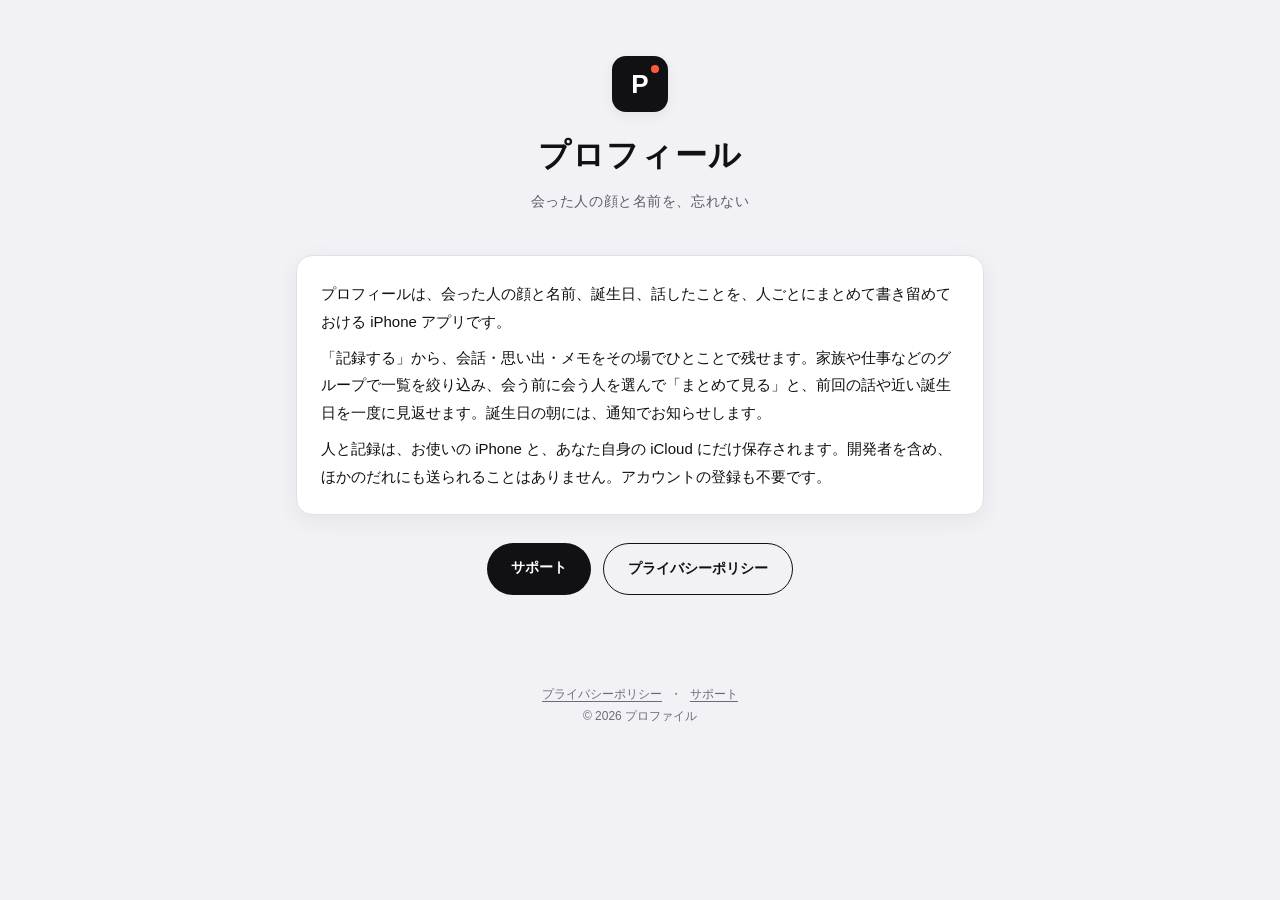
<file: index.html>
<!DOCTYPE html>
<html lang="ja">
<head>
<meta charset="UTF-8" />
<meta name="viewport" content="width=device-width, initial-scale=1.0" />
<title>プロフィール</title>
<meta name="description" content="会った人の顔と名前、誕生日、話したことを書き留めておける iOS アプリ「プロフィール」の公式ページ。" />
<link rel="stylesheet" href="style.css" />
</head>
<body>
<header class="site">
  <div class="mark" aria-hidden="true">P</div>
  <div class="logo">プロフィール</div>
  <div class="tagline">会った人の顔と名前を、忘れない</div>
</header>
<div class="wrap">
  <div class="card">
    <p>プロフィールは、会った人の顔と名前、誕生日、話したことを、人ごとにまとめて書き留めておける iPhone アプリです。</p>
    <p>「記録する」から、会話・思い出・メモをその場でひとことで残せます。家族や仕事などのグループで一覧を絞り込み、会う前に会う人を選んで「まとめて見る」と、前回の話や近い誕生日を一度に見返せます。誕生日の朝には、通知でお知らせします。</p>
    <p>人と記録は、お使いの iPhone と、あなた自身の iCloud にだけ保存されます。開発者を含め、ほかのだれにも送られることはありません。アカウントの登録も不要です。</p>
  </div>
  <div class="btnrow">
    <a class="btn" href="support.html">サポート</a>
    <a class="btn ghost" href="privacy.html">プライバシーポリシー</a>
  </div>
</div>
<footer class="site">
  <a href="privacy.html">プライバシーポリシー</a>・<a href="support.html">サポート</a>
  <div>© 2026 プロファイル</div>
</footer>
</body>
</html>
</file>
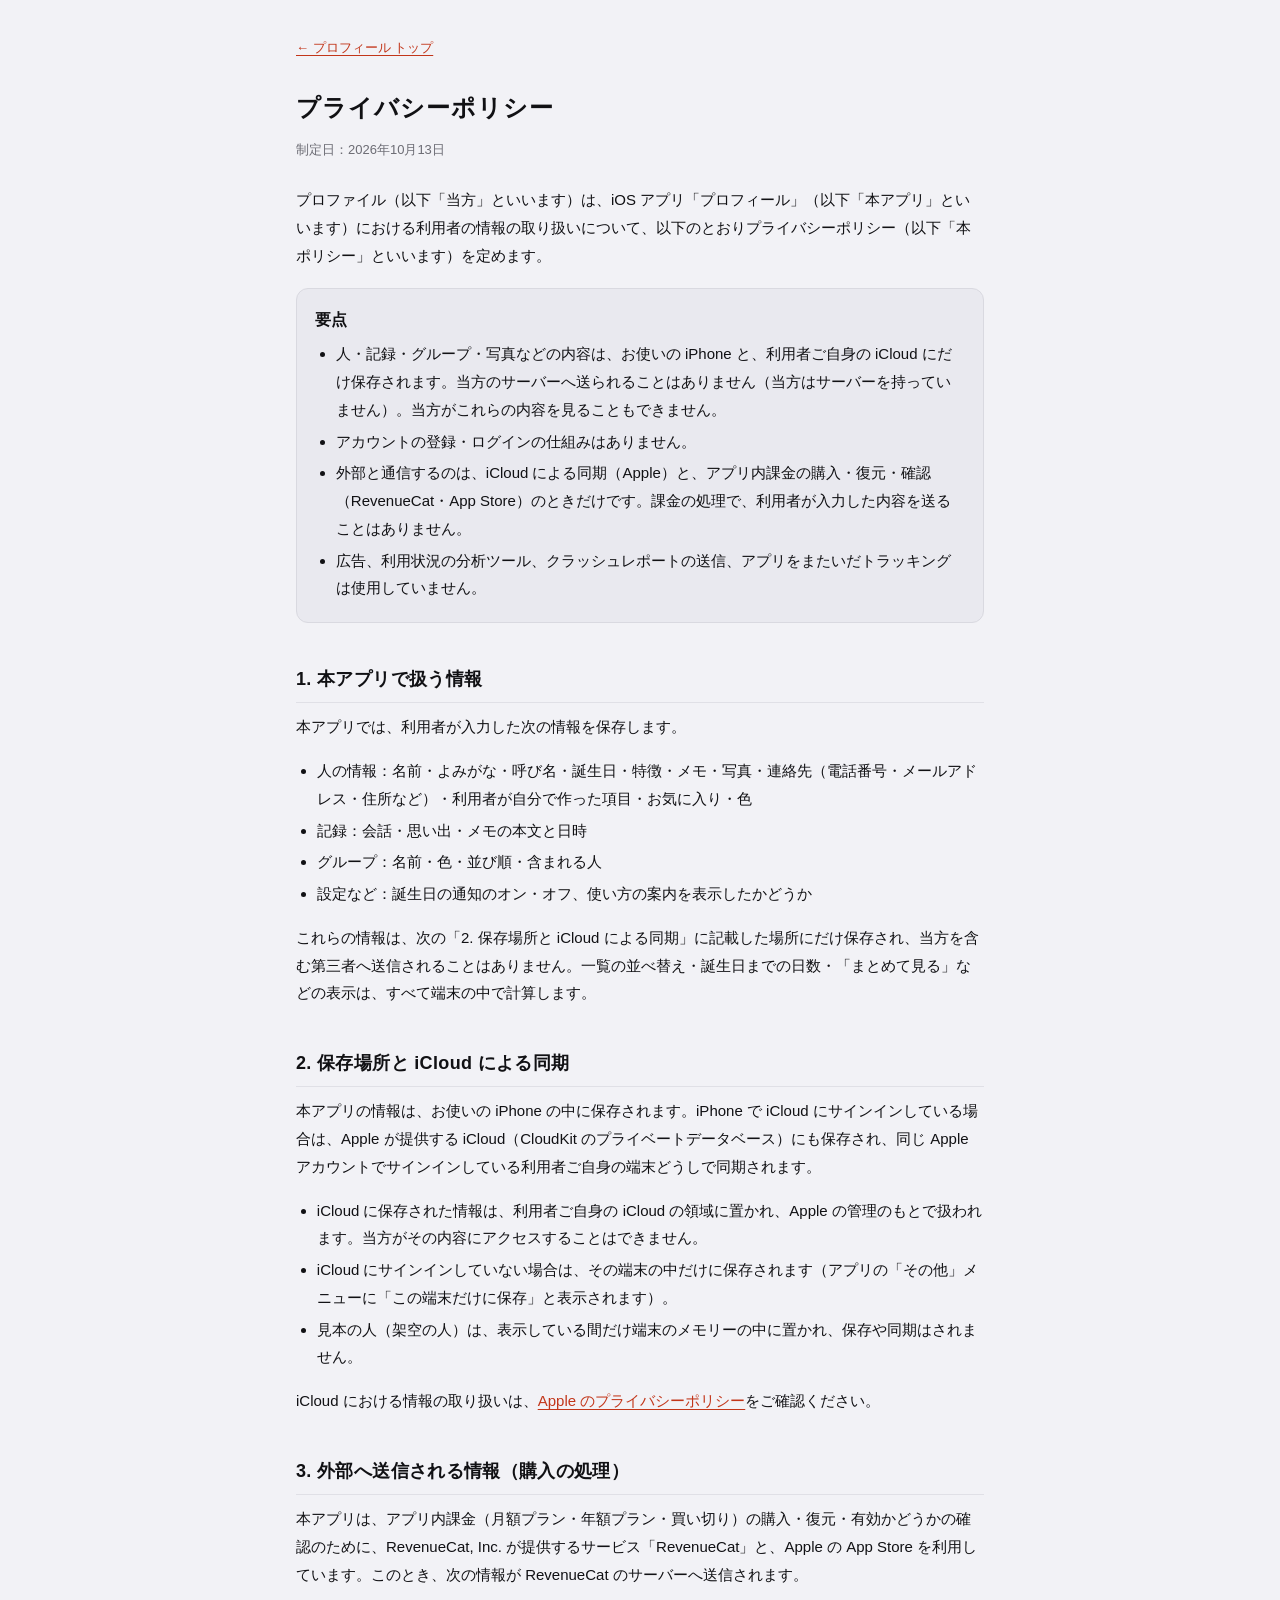
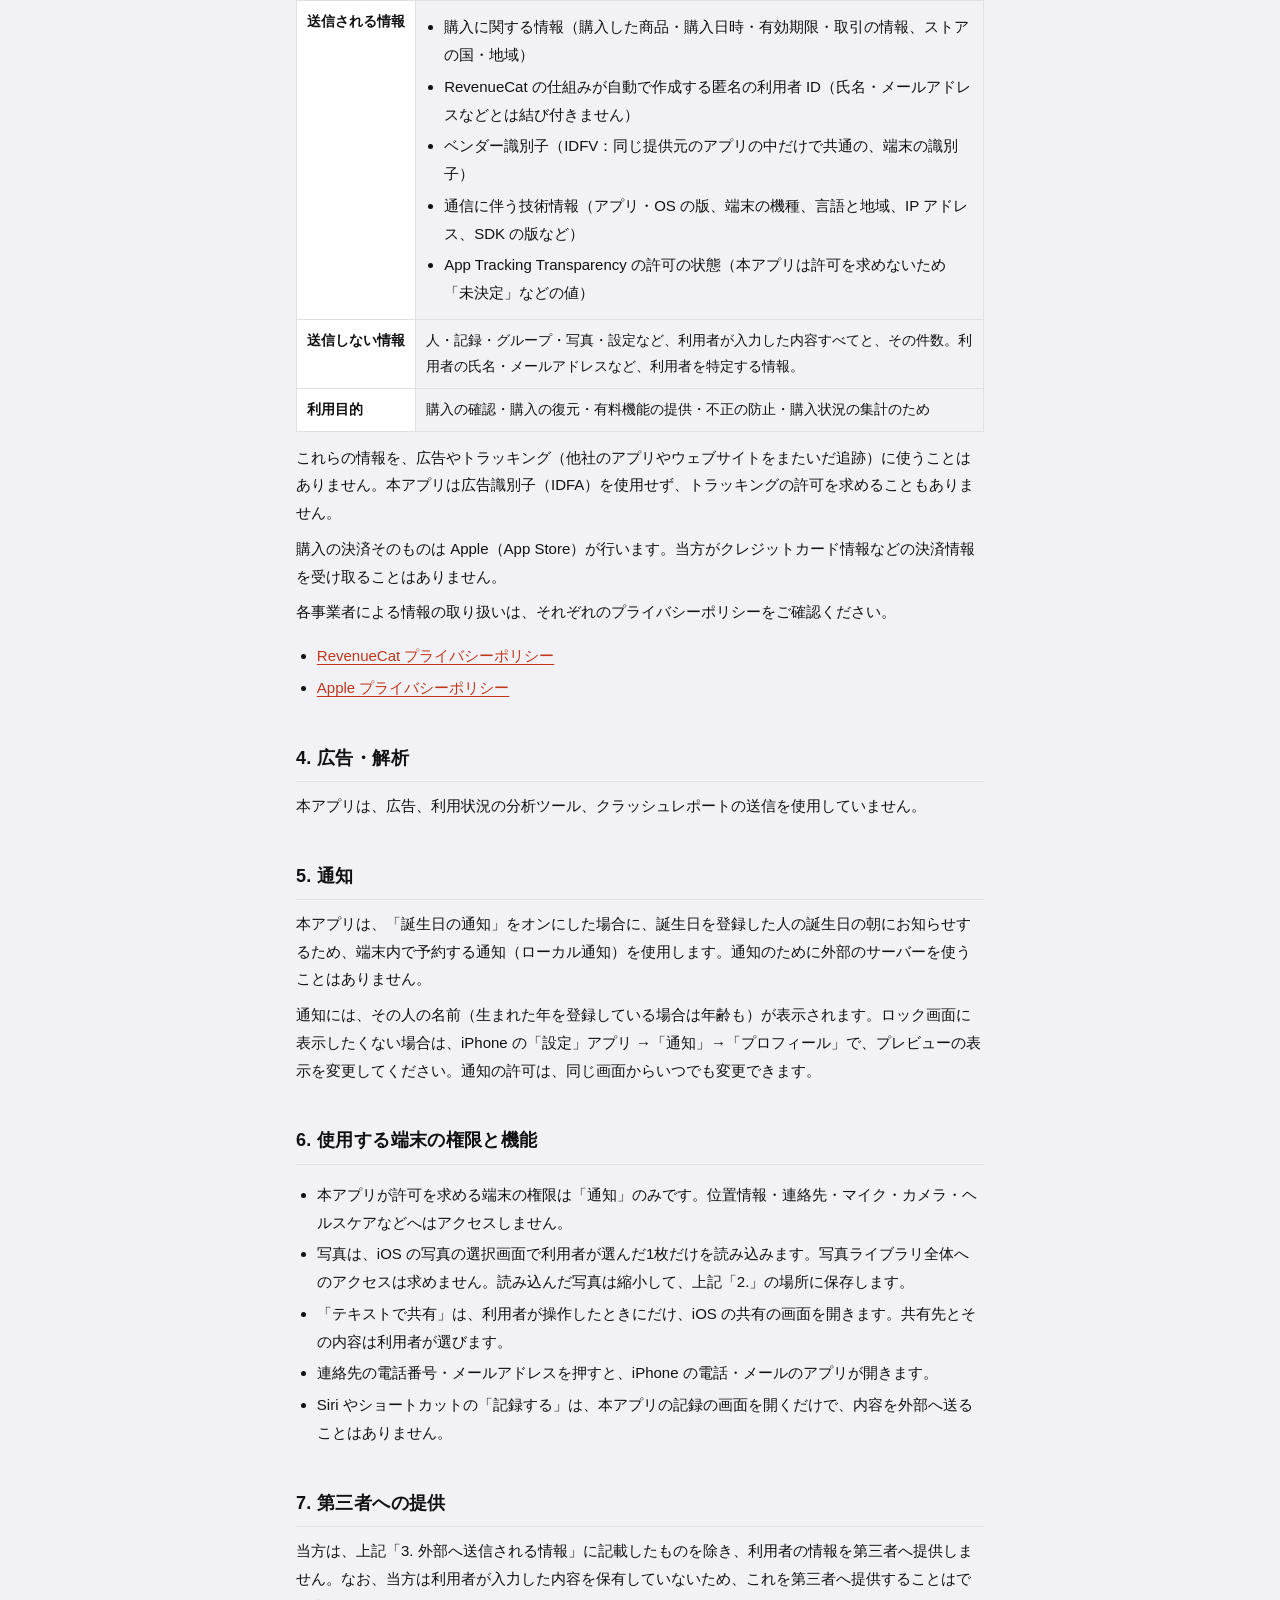
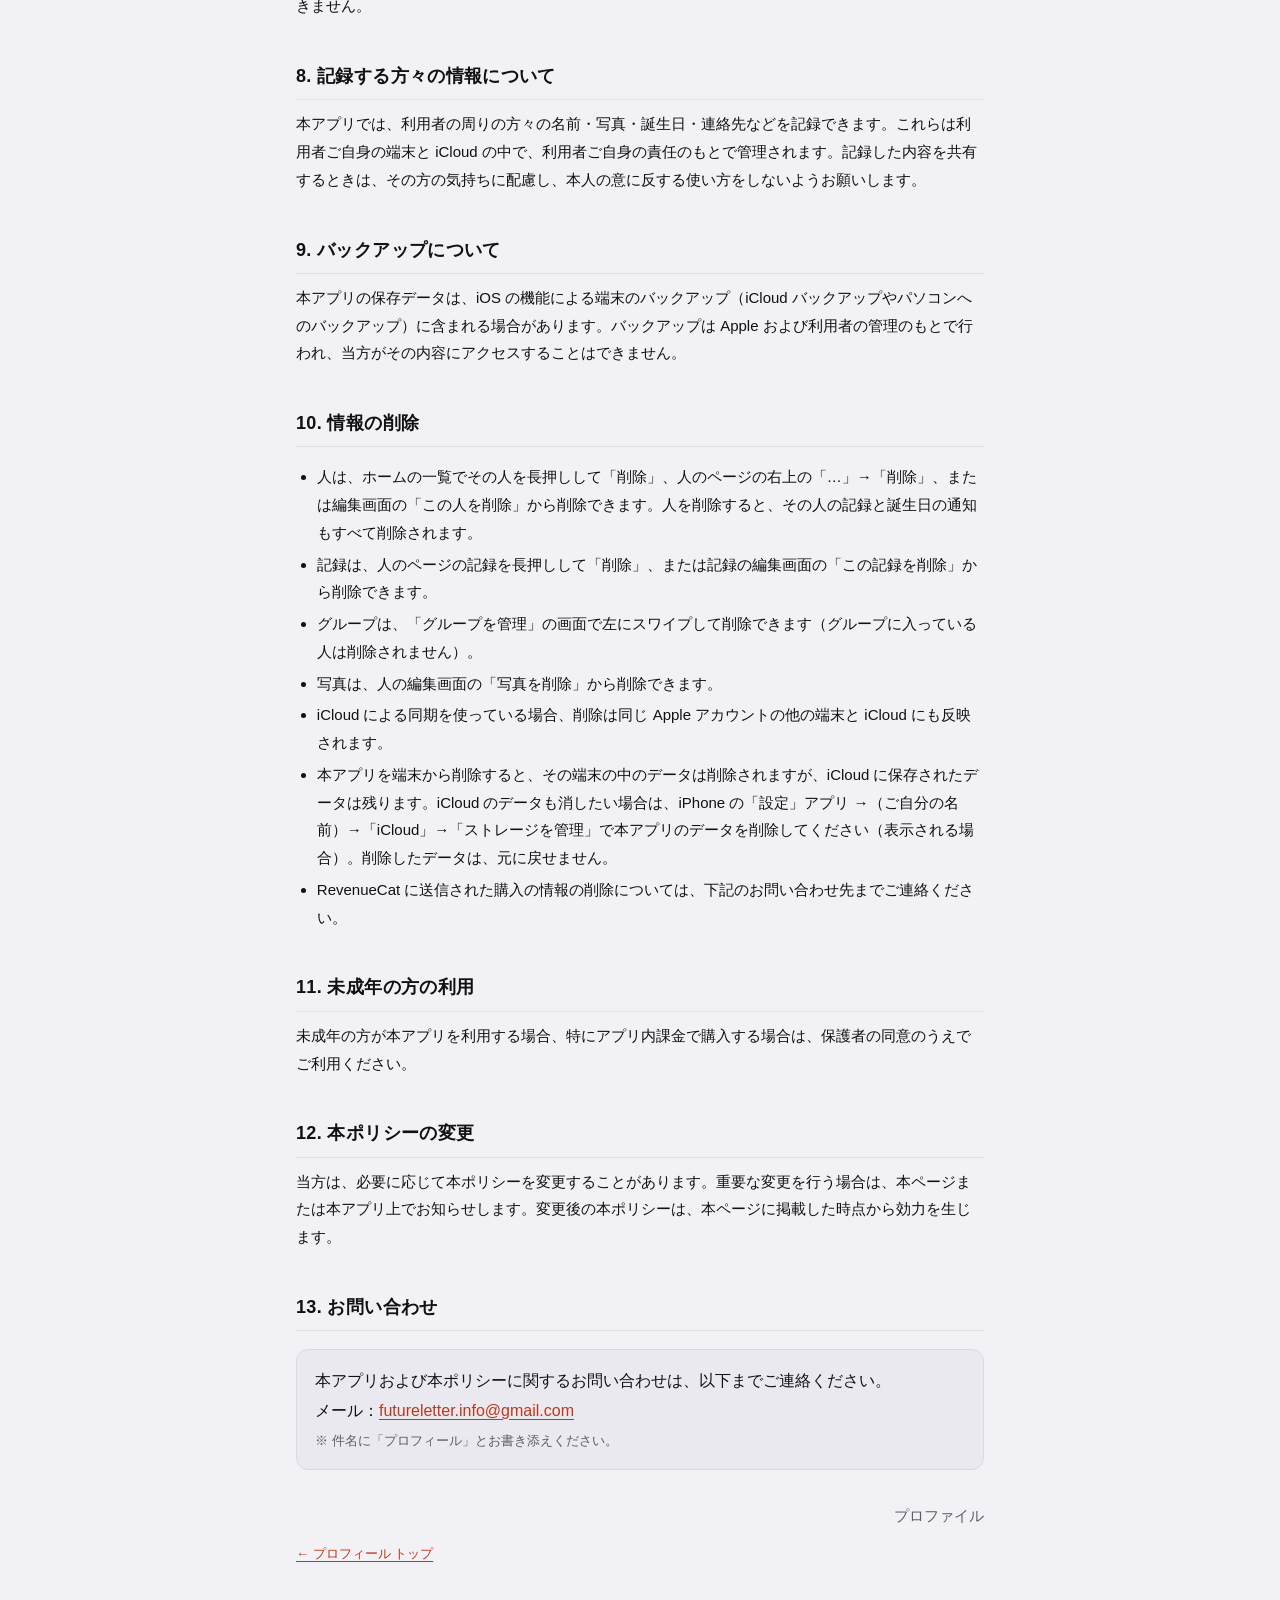
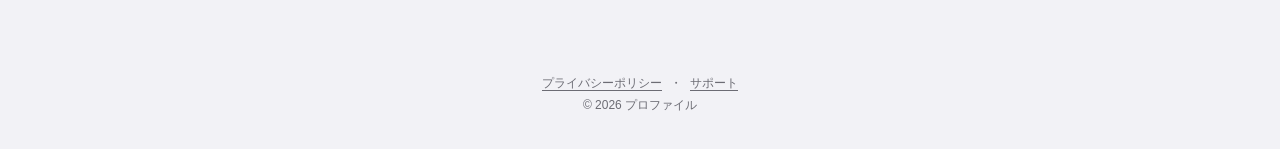
<file: privacy.html>
<!DOCTYPE html>
<html lang="ja">
<head>
<meta charset="UTF-8" />
<meta name="viewport" content="width=device-width, initial-scale=1.0" />
<title>プライバシーポリシー｜プロフィール</title>
<meta name="description" content="iOS アプリ「プロフィール」のプライバシーポリシー。" />
<link rel="stylesheet" href="style.css" />
</head>
<body>
<div class="wrap">
  <a class="back" href="index.html">← プロフィール トップ</a>
  <h1>プライバシーポリシー</h1>
  <p class="meta">制定日：2026年10月13日</p>

  <p>プロファイル（以下「当方」といいます）は、iOS アプリ「プロフィール」（以下「本アプリ」といいます）における利用者の情報の取り扱いについて、以下のとおりプライバシーポリシー（以下「本ポリシー」といいます）を定めます。</p>

  <div class="contact">
    <strong>要点</strong>
    <ul>
      <li>人・記録・グループ・写真などの内容は、お使いの iPhone と、利用者ご自身の iCloud にだけ保存されます。当方のサーバーへ送られることはありません（当方はサーバーを持っていません）。当方がこれらの内容を見ることもできません。</li>
      <li>アカウントの登録・ログインの仕組みはありません。</li>
      <li>外部と通信するのは、iCloud による同期（Apple）と、アプリ内課金の購入・復元・確認（RevenueCat・App Store）のときだけです。課金の処理で、利用者が入力した内容を送ることはありません。</li>
      <li>広告、利用状況の分析ツール、クラッシュレポートの送信、アプリをまたいだトラッキングは使用していません。</li>
    </ul>
  </div>

  <h2>1. 本アプリで扱う情報</h2>
  <p>本アプリでは、利用者が入力した次の情報を保存します。</p>
  <ul>
    <li>人の情報：名前・よみがな・呼び名・誕生日・特徴・メモ・写真・連絡先（電話番号・メールアドレス・住所など）・利用者が自分で作った項目・お気に入り・色</li>
    <li>記録：会話・思い出・メモの本文と日時</li>
    <li>グループ：名前・色・並び順・含まれる人</li>
    <li>設定など：誕生日の通知のオン・オフ、使い方の案内を表示したかどうか</li>
  </ul>
  <p>これらの情報は、次の「2. 保存場所と iCloud による同期」に記載した場所にだけ保存され、当方を含む第三者へ送信されることはありません。一覧の並べ替え・誕生日までの日数・「まとめて見る」などの表示は、すべて端末の中で計算します。</p>

  <h2>2. 保存場所と iCloud による同期</h2>
  <p>本アプリの情報は、お使いの iPhone の中に保存されます。iPhone で iCloud にサインインしている場合は、Apple が提供する iCloud（CloudKit のプライベートデータベース）にも保存され、同じ Apple アカウントでサインインしている利用者ご自身の端末どうしで同期されます。</p>
  <ul>
    <li>iCloud に保存された情報は、利用者ご自身の iCloud の領域に置かれ、Apple の管理のもとで扱われます。当方がその内容にアクセスすることはできません。</li>
    <li>iCloud にサインインしていない場合は、その端末の中だけに保存されます（アプリの「その他」メニューに「この端末だけに保存」と表示されます）。</li>
    <li>見本の人（架空の人）は、表示している間だけ端末のメモリーの中に置かれ、保存や同期はされません。</li>
  </ul>
  <p>iCloud における情報の取り扱いは、<a href="https://www.apple.com/jp/legal/privacy/" target="_blank" rel="noopener">Apple のプライバシーポリシー</a>をご確認ください。</p>

  <h2>3. 外部へ送信される情報（購入の処理）</h2>
  <p>本アプリは、アプリ内課金（月額プラン・年額プラン・買い切り）の購入・復元・有効かどうかの確認のために、RevenueCat, Inc. が提供するサービス「RevenueCat」と、Apple の App Store を利用しています。このとき、次の情報が RevenueCat のサーバーへ送信されます。</p>
  <table>
    <tr><th>送信される情報</th><td>
      <ul>
        <li>購入に関する情報（購入した商品・購入日時・有効期限・取引の情報、ストアの国・地域）</li>
        <li>RevenueCat の仕組みが自動で作成する匿名の利用者 ID（氏名・メールアドレスなどとは結び付きません）</li>
        <li>ベンダー識別子（IDFV：同じ提供元のアプリの中だけで共通の、端末の識別子）</li>
        <li>通信に伴う技術情報（アプリ・OS の版、端末の機種、言語と地域、IP アドレス、SDK の版など）</li>
        <li>App Tracking Transparency の許可の状態（本アプリは許可を求めないため「未決定」などの値）</li>
      </ul>
    </td></tr>
    <tr><th>送信しない情報</th><td>人・記録・グループ・写真・設定など、利用者が入力した内容すべてと、その件数。利用者の氏名・メールアドレスなど、利用者を特定する情報。</td></tr>
    <tr><th>利用目的</th><td>購入の確認・購入の復元・有料機能の提供・不正の防止・購入状況の集計のため</td></tr>
  </table>
  <p>これらの情報を、広告やトラッキング（他社のアプリやウェブサイトをまたいだ追跡）に使うことはありません。本アプリは広告識別子（IDFA）を使用せず、トラッキングの許可を求めることもありません。</p>
  <p>購入の決済そのものは Apple（App Store）が行います。当方がクレジットカード情報などの決済情報を受け取ることはありません。</p>
  <p>各事業者による情報の取り扱いは、それぞれのプライバシーポリシーをご確認ください。</p>
  <ul>
    <li><a href="https://www.revenuecat.com/privacy/" target="_blank" rel="noopener">RevenueCat プライバシーポリシー</a></li>
    <li><a href="https://www.apple.com/jp/legal/privacy/" target="_blank" rel="noopener">Apple プライバシーポリシー</a></li>
  </ul>

  <h2>4. 広告・解析</h2>
  <p>本アプリは、広告、利用状況の分析ツール、クラッシュレポートの送信を使用していません。</p>

  <h2>5. 通知</h2>
  <p>本アプリは、「誕生日の通知」をオンにした場合に、誕生日を登録した人の誕生日の朝にお知らせするため、端末内で予約する通知（ローカル通知）を使用します。通知のために外部のサーバーを使うことはありません。</p>
  <p>通知には、その人の名前（生まれた年を登録している場合は年齢も）が表示されます。ロック画面に表示したくない場合は、iPhone の「設定」アプリ →「通知」→「プロフィール」で、プレビューの表示を変更してください。通知の許可は、同じ画面からいつでも変更できます。</p>

  <h2>6. 使用する端末の権限と機能</h2>
  <ul>
    <li>本アプリが許可を求める端末の権限は「通知」のみです。位置情報・連絡先・マイク・カメラ・ヘルスケアなどへはアクセスしません。</li>
    <li>写真は、iOS の写真の選択画面で利用者が選んだ1枚だけを読み込みます。写真ライブラリ全体へのアクセスは求めません。読み込んだ写真は縮小して、上記「2.」の場所に保存します。</li>
    <li>「テキストで共有」は、利用者が操作したときにだけ、iOS の共有の画面を開きます。共有先とその内容は利用者が選びます。</li>
    <li>連絡先の電話番号・メールアドレスを押すと、iPhone の電話・メールのアプリが開きます。</li>
    <li>Siri やショートカットの「記録する」は、本アプリの記録の画面を開くだけで、内容を外部へ送ることはありません。</li>
  </ul>

  <h2>7. 第三者への提供</h2>
  <p>当方は、上記「3. 外部へ送信される情報」に記載したものを除き、利用者の情報を第三者へ提供しません。なお、当方は利用者が入力した内容を保有していないため、これを第三者へ提供することはできません。</p>

  <h2>8. 記録する方々の情報について</h2>
  <p>本アプリでは、利用者の周りの方々の名前・写真・誕生日・連絡先などを記録できます。これらは利用者ご自身の端末と iCloud の中で、利用者ご自身の責任のもとで管理されます。記録した内容を共有するときは、その方の気持ちに配慮し、本人の意に反する使い方をしないようお願いします。</p>

  <h2>9. バックアップについて</h2>
  <p>本アプリの保存データは、iOS の機能による端末のバックアップ（iCloud バックアップやパソコンへのバックアップ）に含まれる場合があります。バックアップは Apple および利用者の管理のもとで行われ、当方がその内容にアクセスすることはできません。</p>

  <h2>10. 情報の削除</h2>
  <ul>
    <li>人は、ホームの一覧でその人を長押しして「削除」、人のページの右上の「…」→「削除」、または編集画面の「この人を削除」から削除できます。人を削除すると、その人の記録と誕生日の通知もすべて削除されます。</li>
    <li>記録は、人のページの記録を長押しして「削除」、または記録の編集画面の「この記録を削除」から削除できます。</li>
    <li>グループは、「グループを管理」の画面で左にスワイプして削除できます（グループに入っている人は削除されません）。</li>
    <li>写真は、人の編集画面の「写真を削除」から削除できます。</li>
    <li>iCloud による同期を使っている場合、削除は同じ Apple アカウントの他の端末と iCloud にも反映されます。</li>
    <li>本アプリを端末から削除すると、その端末の中のデータは削除されますが、iCloud に保存されたデータは残ります。iCloud のデータも消したい場合は、iPhone の「設定」アプリ →（ご自分の名前）→「iCloud」→「ストレージを管理」で本アプリのデータを削除してください（表示される場合）。削除したデータは、元に戻せません。</li>
    <li>RevenueCat に送信された購入の情報の削除については、下記のお問い合わせ先までご連絡ください。</li>
  </ul>

  <h2>11. 未成年の方の利用</h2>
  <p>未成年の方が本アプリを利用する場合、特にアプリ内課金で購入する場合は、保護者の同意のうえでご利用ください。</p>

  <h2>12. 本ポリシーの変更</h2>
  <p>当方は、必要に応じて本ポリシーを変更することがあります。重要な変更を行う場合は、本ページまたは本アプリ上でお知らせします。変更後の本ポリシーは、本ページに掲載した時点から効力を生じます。</p>

  <h2>13. お問い合わせ</h2>
  <div class="contact">
    本アプリおよび本ポリシーに関するお問い合わせは、以下までご連絡ください。<br />
    メール：<a href="mailto:futureletter.info@gmail.com?subject=%E3%83%97%E3%83%AD%E3%83%95%E3%82%A3%E3%83%BC%E3%83%AB%20%E3%81%AB%E3%81%A4%E3%81%84%E3%81%A6">futureletter.info@gmail.com</a>
    <span class="note">※ 件名に「プロフィール」とお書き添えください。</span>
  </div>

  <p class="signature">プロファイル</p>
  <a class="back" href="index.html">← プロフィール トップ</a>
</div>
<footer class="site">
  <a href="privacy.html">プライバシーポリシー</a>・<a href="support.html">サポート</a>
  <div>© 2026 プロファイル</div>
</footer>
</body>
</html>
</file>
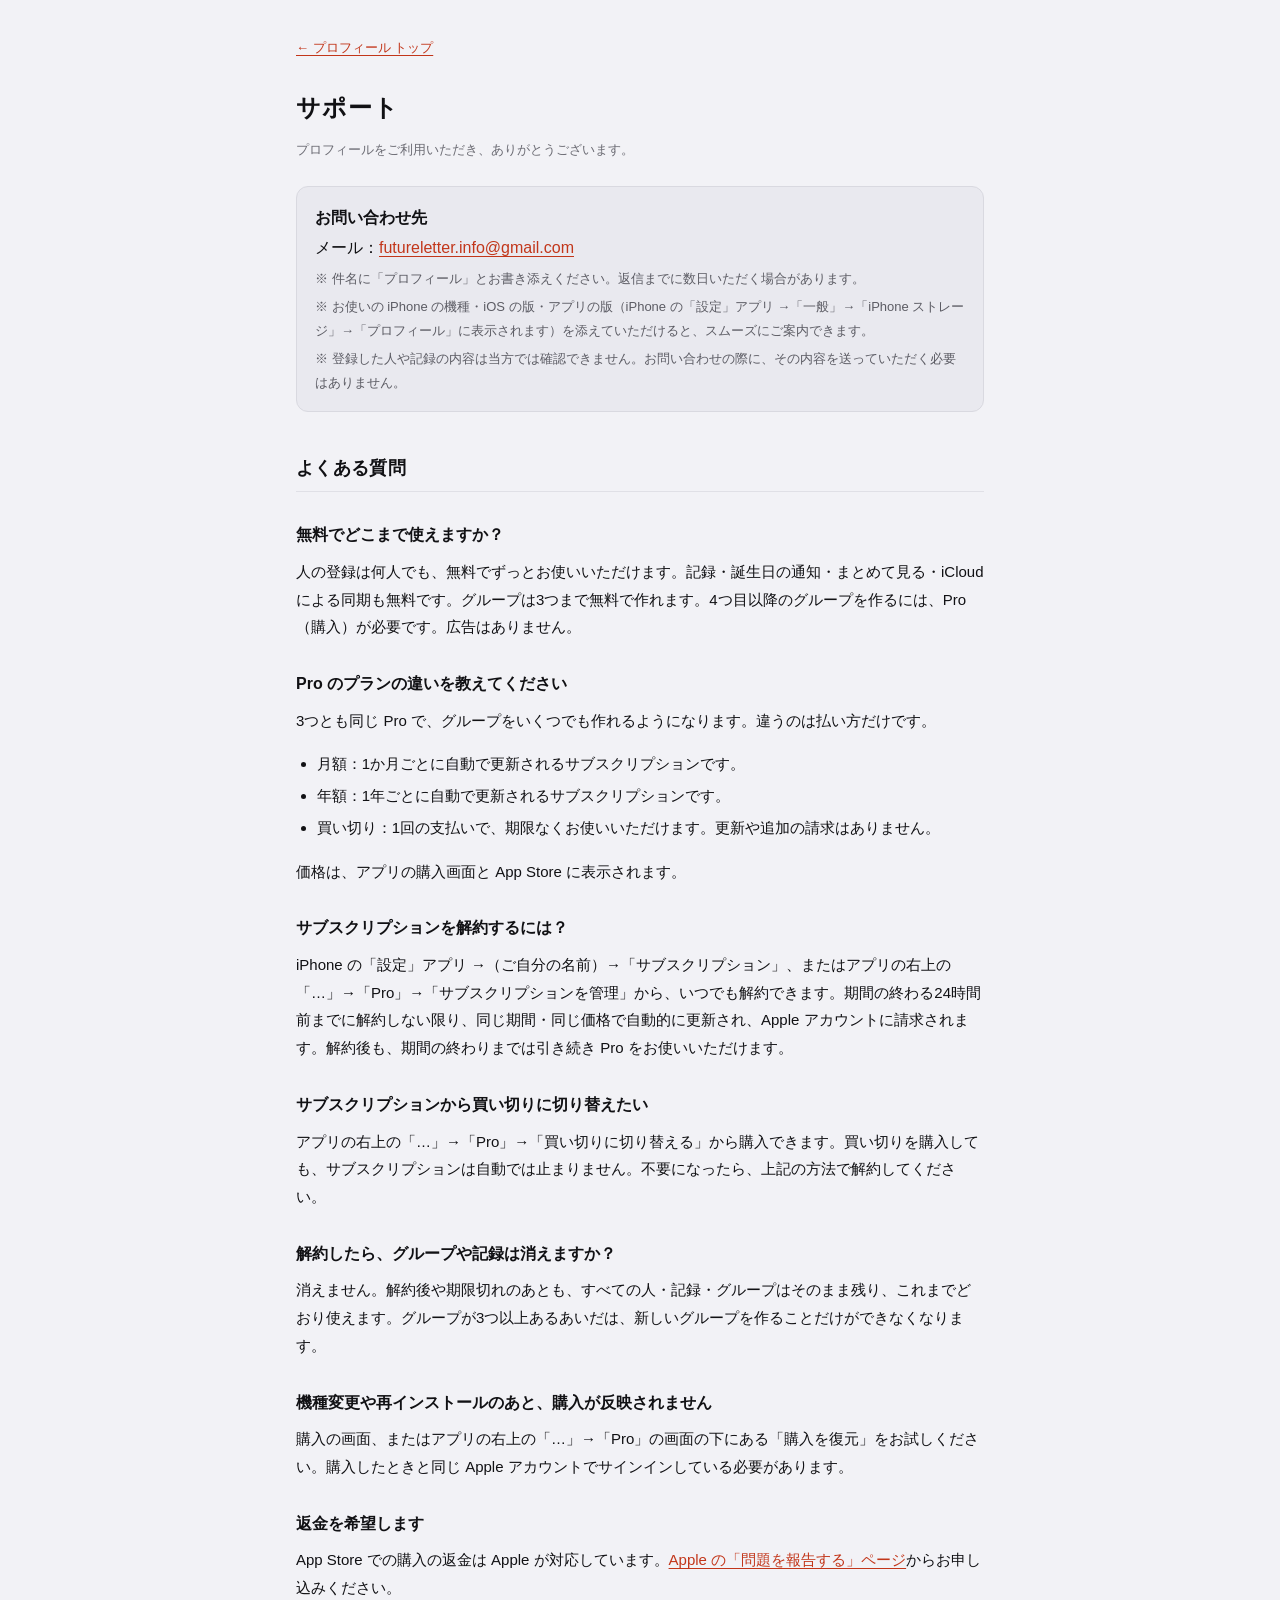
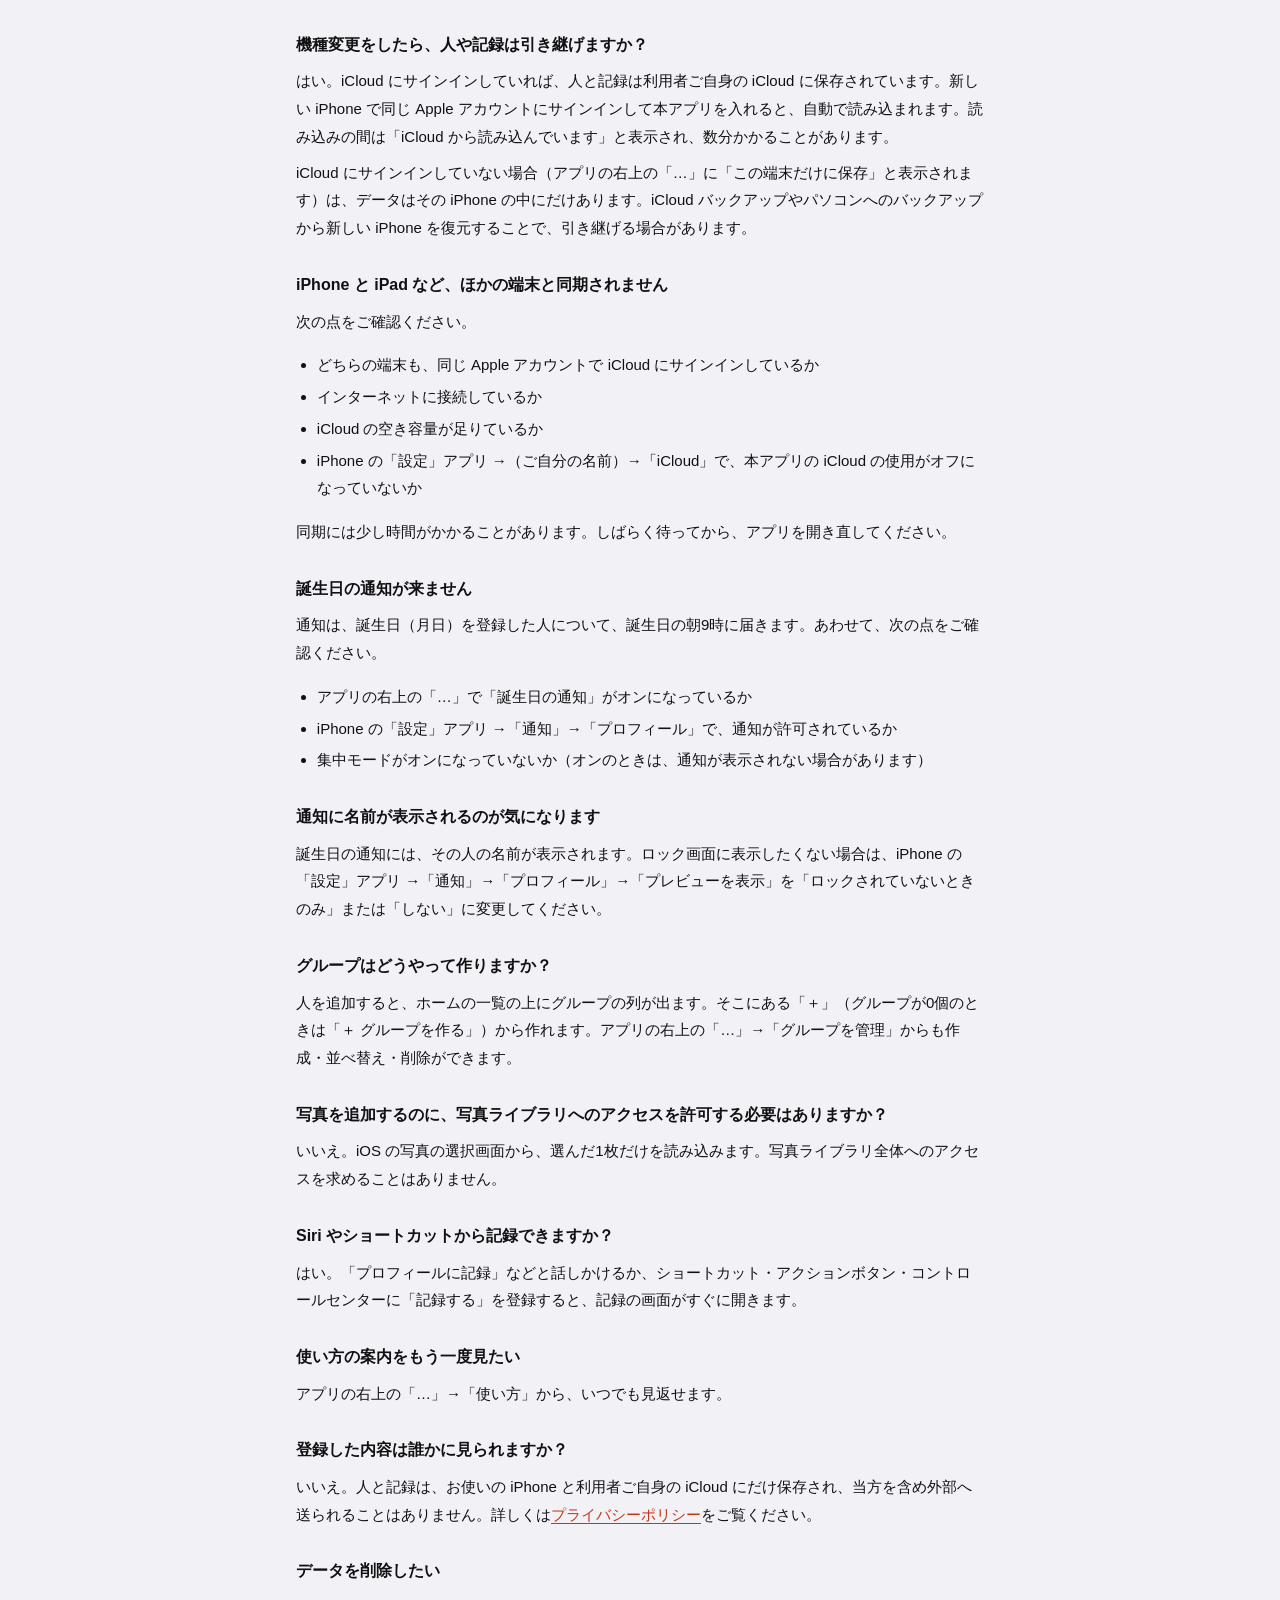
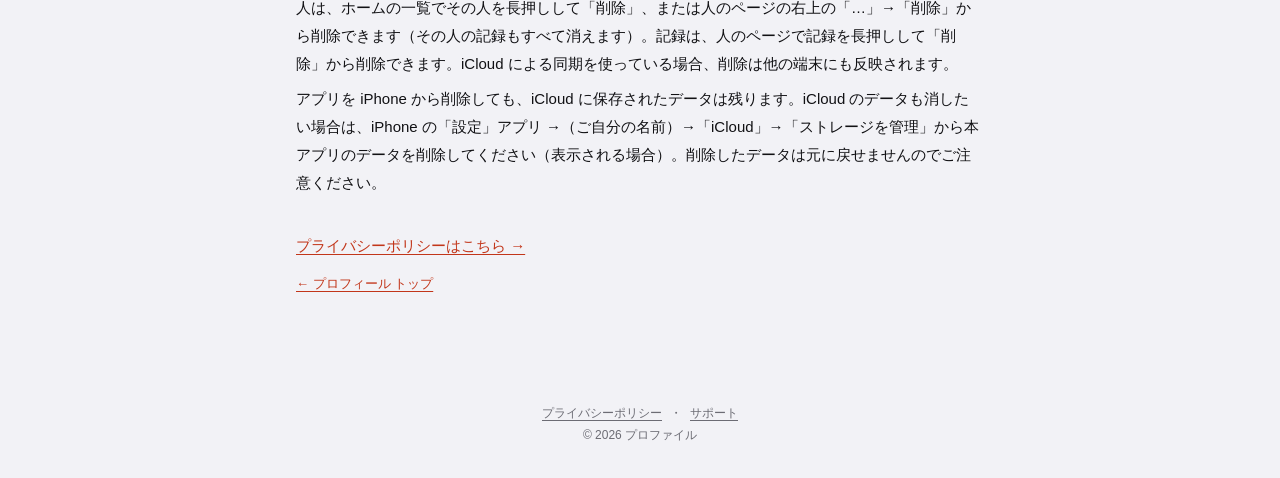
<file: support.html>
<!DOCTYPE html>
<html lang="ja">
<head>
<meta charset="UTF-8" />
<meta name="viewport" content="width=device-width, initial-scale=1.0" />
<title>サポート｜プロフィール</title>
<meta name="description" content="iOS アプリ「プロフィール」のサポート・お問い合わせページ。" />
<link rel="stylesheet" href="style.css" />
</head>
<body>
<div class="wrap">
  <a class="back" href="index.html">← プロフィール トップ</a>
  <h1>サポート</h1>
  <p class="meta">プロフィールをご利用いただき、ありがとうございます。</p>

  <div class="contact">
    <strong>お問い合わせ先</strong><br />
    メール：<a href="mailto:futureletter.info@gmail.com?subject=%E3%83%97%E3%83%AD%E3%83%95%E3%82%A3%E3%83%BC%E3%83%AB%20%E3%81%AB%E3%81%A4%E3%81%84%E3%81%A6">futureletter.info@gmail.com</a>
    <span class="note">※ 件名に「プロフィール」とお書き添えください。返信までに数日いただく場合があります。</span>
    <span class="note">※ お使いの iPhone の機種・iOS の版・アプリの版（iPhone の「設定」アプリ →「一般」→「iPhone ストレージ」→「プロフィール」に表示されます）を添えていただけると、スムーズにご案内できます。</span>
    <span class="note">※ 登録した人や記録の内容は当方では確認できません。お問い合わせの際に、その内容を送っていただく必要はありません。</span>
  </div>

  <h2>よくある質問</h2>

  <h3>無料でどこまで使えますか？</h3>
  <p>人の登録は何人でも、無料でずっとお使いいただけます。記録・誕生日の通知・まとめて見る・iCloud による同期も無料です。グループは3つまで無料で作れます。4つ目以降のグループを作るには、Pro（購入）が必要です。広告はありません。</p>

  <h3>Pro のプランの違いを教えてください</h3>
  <p>3つとも同じ Pro で、グループをいくつでも作れるようになります。違うのは払い方だけです。</p>
  <ul>
    <li>月額：1か月ごとに自動で更新されるサブスクリプションです。</li>
    <li>年額：1年ごとに自動で更新されるサブスクリプションです。</li>
    <li>買い切り：1回の支払いで、期限なくお使いいただけます。更新や追加の請求はありません。</li>
  </ul>
  <p>価格は、アプリの購入画面と App Store に表示されます。</p>

  <h3>サブスクリプションを解約するには？</h3>
  <p>iPhone の「設定」アプリ →（ご自分の名前）→「サブスクリプション」、またはアプリの右上の「…」→「Pro」→「サブスクリプションを管理」から、いつでも解約できます。期間の終わる24時間前までに解約しない限り、同じ期間・同じ価格で自動的に更新され、Apple アカウントに請求されます。解約後も、期間の終わりまでは引き続き Pro をお使いいただけます。</p>

  <h3>サブスクリプションから買い切りに切り替えたい</h3>
  <p>アプリの右上の「…」→「Pro」→「買い切りに切り替える」から購入できます。買い切りを購入しても、サブスクリプションは自動では止まりません。不要になったら、上記の方法で解約してください。</p>

  <h3>解約したら、グループや記録は消えますか？</h3>
  <p>消えません。解約後や期限切れのあとも、すべての人・記録・グループはそのまま残り、これまでどおり使えます。グループが3つ以上あるあいだは、新しいグループを作ることだけができなくなります。</p>

  <h3>機種変更や再インストールのあと、購入が反映されません</h3>
  <p>購入の画面、またはアプリの右上の「…」→「Pro」の画面の下にある「購入を復元」をお試しください。購入したときと同じ Apple アカウントでサインインしている必要があります。</p>

  <h3>返金を希望します</h3>
  <p>App Store での購入の返金は Apple が対応しています。<a href="https://reportaproblem.apple.com/" target="_blank" rel="noopener">Apple の「問題を報告する」ページ</a>からお申し込みください。</p>

  <h3>機種変更をしたら、人や記録は引き継げますか？</h3>
  <p>はい。iCloud にサインインしていれば、人と記録は利用者ご自身の iCloud に保存されています。新しい iPhone で同じ Apple アカウントにサインインして本アプリを入れると、自動で読み込まれます。読み込みの間は「iCloud から読み込んでいます」と表示され、数分かかることがあります。</p>
  <p>iCloud にサインインしていない場合（アプリの右上の「…」に「この端末だけに保存」と表示されます）は、データはその iPhone の中にだけあります。iCloud バックアップやパソコンへのバックアップから新しい iPhone を復元することで、引き継げる場合があります。</p>

  <h3>iPhone と iPad など、ほかの端末と同期されません</h3>
  <p>次の点をご確認ください。</p>
  <ul>
    <li>どちらの端末も、同じ Apple アカウントで iCloud にサインインしているか</li>
    <li>インターネットに接続しているか</li>
    <li>iCloud の空き容量が足りているか</li>
    <li>iPhone の「設定」アプリ →（ご自分の名前）→「iCloud」で、本アプリの iCloud の使用がオフになっていないか</li>
  </ul>
  <p>同期には少し時間がかかることがあります。しばらく待ってから、アプリを開き直してください。</p>

  <h3>誕生日の通知が来ません</h3>
  <p>通知は、誕生日（月日）を登録した人について、誕生日の朝9時に届きます。あわせて、次の点をご確認ください。</p>
  <ul>
    <li>アプリの右上の「…」で「誕生日の通知」がオンになっているか</li>
    <li>iPhone の「設定」アプリ →「通知」→「プロフィール」で、通知が許可されているか</li>
    <li>集中モードがオンになっていないか（オンのときは、通知が表示されない場合があります）</li>
  </ul>

  <h3>通知に名前が表示されるのが気になります</h3>
  <p>誕生日の通知には、その人の名前が表示されます。ロック画面に表示したくない場合は、iPhone の「設定」アプリ →「通知」→「プロフィール」→「プレビューを表示」を「ロックされていないときのみ」または「しない」に変更してください。</p>

  <h3>グループはどうやって作りますか？</h3>
  <p>人を追加すると、ホームの一覧の上にグループの列が出ます。そこにある「＋」（グループが0個のときは「＋ グループを作る」）から作れます。アプリの右上の「…」→「グループを管理」からも作成・並べ替え・削除ができます。</p>

  <h3>写真を追加するのに、写真ライブラリへのアクセスを許可する必要はありますか？</h3>
  <p>いいえ。iOS の写真の選択画面から、選んだ1枚だけを読み込みます。写真ライブラリ全体へのアクセスを求めることはありません。</p>

  <h3>Siri やショートカットから記録できますか？</h3>
  <p>はい。「プロフィールに記録」などと話しかけるか、ショートカット・アクションボタン・コントロールセンターに「記録する」を登録すると、記録の画面がすぐに開きます。</p>

  <h3>使い方の案内をもう一度見たい</h3>
  <p>アプリの右上の「…」→「使い方」から、いつでも見返せます。</p>

  <h3>登録した内容は誰かに見られますか？</h3>
  <p>いいえ。人と記録は、お使いの iPhone と利用者ご自身の iCloud にだけ保存され、当方を含め外部へ送られることはありません。詳しくは<a href="privacy.html">プライバシーポリシー</a>をご覧ください。</p>

  <h3>データを削除したい</h3>
  <p>人は、ホームの一覧でその人を長押しして「削除」、または人のページの右上の「…」→「削除」から削除できます（その人の記録もすべて消えます）。記録は、人のページで記録を長押しして「削除」から削除できます。iCloud による同期を使っている場合、削除は他の端末にも反映されます。</p>
  <p>アプリを iPhone から削除しても、iCloud に保存されたデータは残ります。iCloud のデータも消したい場合は、iPhone の「設定」アプリ →（ご自分の名前）→「iCloud」→「ストレージを管理」から本アプリのデータを削除してください（表示される場合）。削除したデータは元に戻せませんのでご注意ください。</p>

  <p style="margin-top:36px;"><a href="privacy.html">プライバシーポリシーはこちら →</a></p>
  <a class="back" href="index.html">← プロフィール トップ</a>
</div>
<footer class="site">
  <a href="privacy.html">プライバシーポリシー</a>・<a href="support.html">サポート</a>
  <div>© 2026 プロファイル</div>
</footer>
</body>
</html>
</file>
<file: style.css>
:root {
  color-scheme: light dark;
  --bg: #f2f2f6;
  --surface: #ffffff;
  --text: #111114;
  --text-soft: #5c5c64;
  --text-faint: #6c6c74;
  --accent: #c2361a;
  --accent-soft: #9e2a12;
  --ember: #ff5a3c;
  --ink: #111114;
  --on-ink: #ffffff;
  --border: #e0e0e6;
  --note-bg: #e9e9ef;
  --note-border: #d9d9e0;
  --shadow: rgba(17, 17, 20, 0.06);
}
@media (prefers-color-scheme: dark) {
  :root {
    --bg: #000000;
    --surface: #1c1c1f;
    --text: #f5f5f7;
    --text-soft: #a0a0a8;
    --text-faint: #8e8e96;
    --accent: #ff8a70;
    --accent-soft: #ffb09e;
    --ember: #ff6e52;
    --ink: #f5f5f7;
    --on-ink: #111114;
    --border: #2e2e33;
    --note-bg: #161618;
    --note-border: #2e2e33;
    --shadow: rgba(0, 0, 0, 0.4);
  }
}

* { box-sizing: border-box; }
body {
  margin: 0;
  font-family: -apple-system, BlinkMacSystemFont, "Hiragino Sans", "Noto Sans JP", sans-serif;
  background: var(--bg);
  color: var(--text);
  line-height: 1.85;
  -webkit-font-smoothing: antialiased;
  overflow-wrap: anywhere;
}

.wrap { max-width: 720px; margin: 0 auto; padding: 32px 16px 64px; }

header.site { text-align: center; padding: 56px 16px 8px; }
header.site .mark {
  display: inline-flex;
  align-items: center;
  justify-content: center;
  width: 56px; height: 56px;
  border-radius: 14px;
  background: var(--ink);
  color: var(--on-ink);
  font-size: 26px;
  font-weight: 700;
  margin-bottom: 14px;
  box-shadow: 0 4px 14px var(--shadow);
  position: relative;
}
header.site .mark::after {
  content: "";
  position: absolute;
  top: 9px; right: 9px;
  width: 8px; height: 8px;
  border-radius: 50%;
  background: var(--ember);
}
header.site .logo {
  font-size: 32px;
  font-weight: 700;
  letter-spacing: 0.04em;
}
header.site .tagline { color: var(--text-soft); font-size: 14px; margin-top: 4px; letter-spacing: 0.04em; }

h1 { font-size: 24px; font-weight: 700; margin: 8px 0 4px; letter-spacing: 0.04em; }
h2 {
  font-size: 18px; font-weight: 700;
  margin: 40px 0 10px; padding-bottom: 6px;
  border-bottom: 1px solid var(--border);
  letter-spacing: 0.02em;
}
h3 { font-size: 16px; font-weight: 700; margin: 28px 0 4px; }
p, li { font-size: 15px; }
p { margin: 8px 0; }
.meta { color: var(--text-faint); font-size: 13px; margin-bottom: 24px; }
a { color: var(--accent); text-underline-offset: 3px; }
a:hover { color: var(--accent-soft); }

.card {
  background: var(--surface);
  border: 1px solid var(--border);
  border-radius: 16px;
  padding: 24px;
  box-shadow: 0 6px 24px var(--shadow);
}
.card p:first-child { margin-top: 0; }
.card p:last-child { margin-bottom: 0; }

.btnrow { display: flex; gap: 12px; flex-wrap: wrap; justify-content: center; margin-top: 28px; }
.btn {
  display: inline-block;
  background: var(--ink);
  color: var(--on-ink);
  text-decoration: none;
  padding: 12px 24px;
  border-radius: 999px;
  font-weight: 700;
  font-size: 14px;
}
.btn:hover { color: var(--on-ink); opacity: 0.86; }
.btn.ghost { background: transparent; color: var(--text); border: 1.5px solid var(--ink); }
.btn.ghost:hover { color: var(--text); }

.contact {
  background: var(--note-bg);
  border: 1px solid var(--note-border);
  border-radius: 12px;
  padding: 16px 18px;
  margin: 18px 0;
}
.contact ul { margin: 6px 0 0; }
.contact .note { color: var(--text-soft); font-size: 13px; display: block; margin-top: 4px; }

table { width: 100%; border-collapse: collapse; margin: 12px 0; font-size: 14px; }
th, td { border: 1px solid var(--border); padding: 8px 10px; text-align: left; vertical-align: top; }
th { background: var(--surface); font-weight: 700; white-space: nowrap; }
td ul { margin: 0; }
@media (max-width: 560px) {
  table, tbody, tr, th, td { display: block; width: 100%; }
  th { white-space: normal; }
  tr + tr th { border-top: none; }
  td { border-top: none; }
}

ul, ol { padding-left: 1.3em; }
li { margin: 4px 0; }
.back { display: inline-block; margin-bottom: 18px; font-size: 13px; }
.signature { text-align: right; margin-top: 32px; color: var(--text-soft); }

footer.site { text-align: center; color: var(--text-faint); font-size: 12px; padding: 24px 16px 32px; }
footer.site a { color: var(--text-faint); margin: 0 8px; }
</file>
